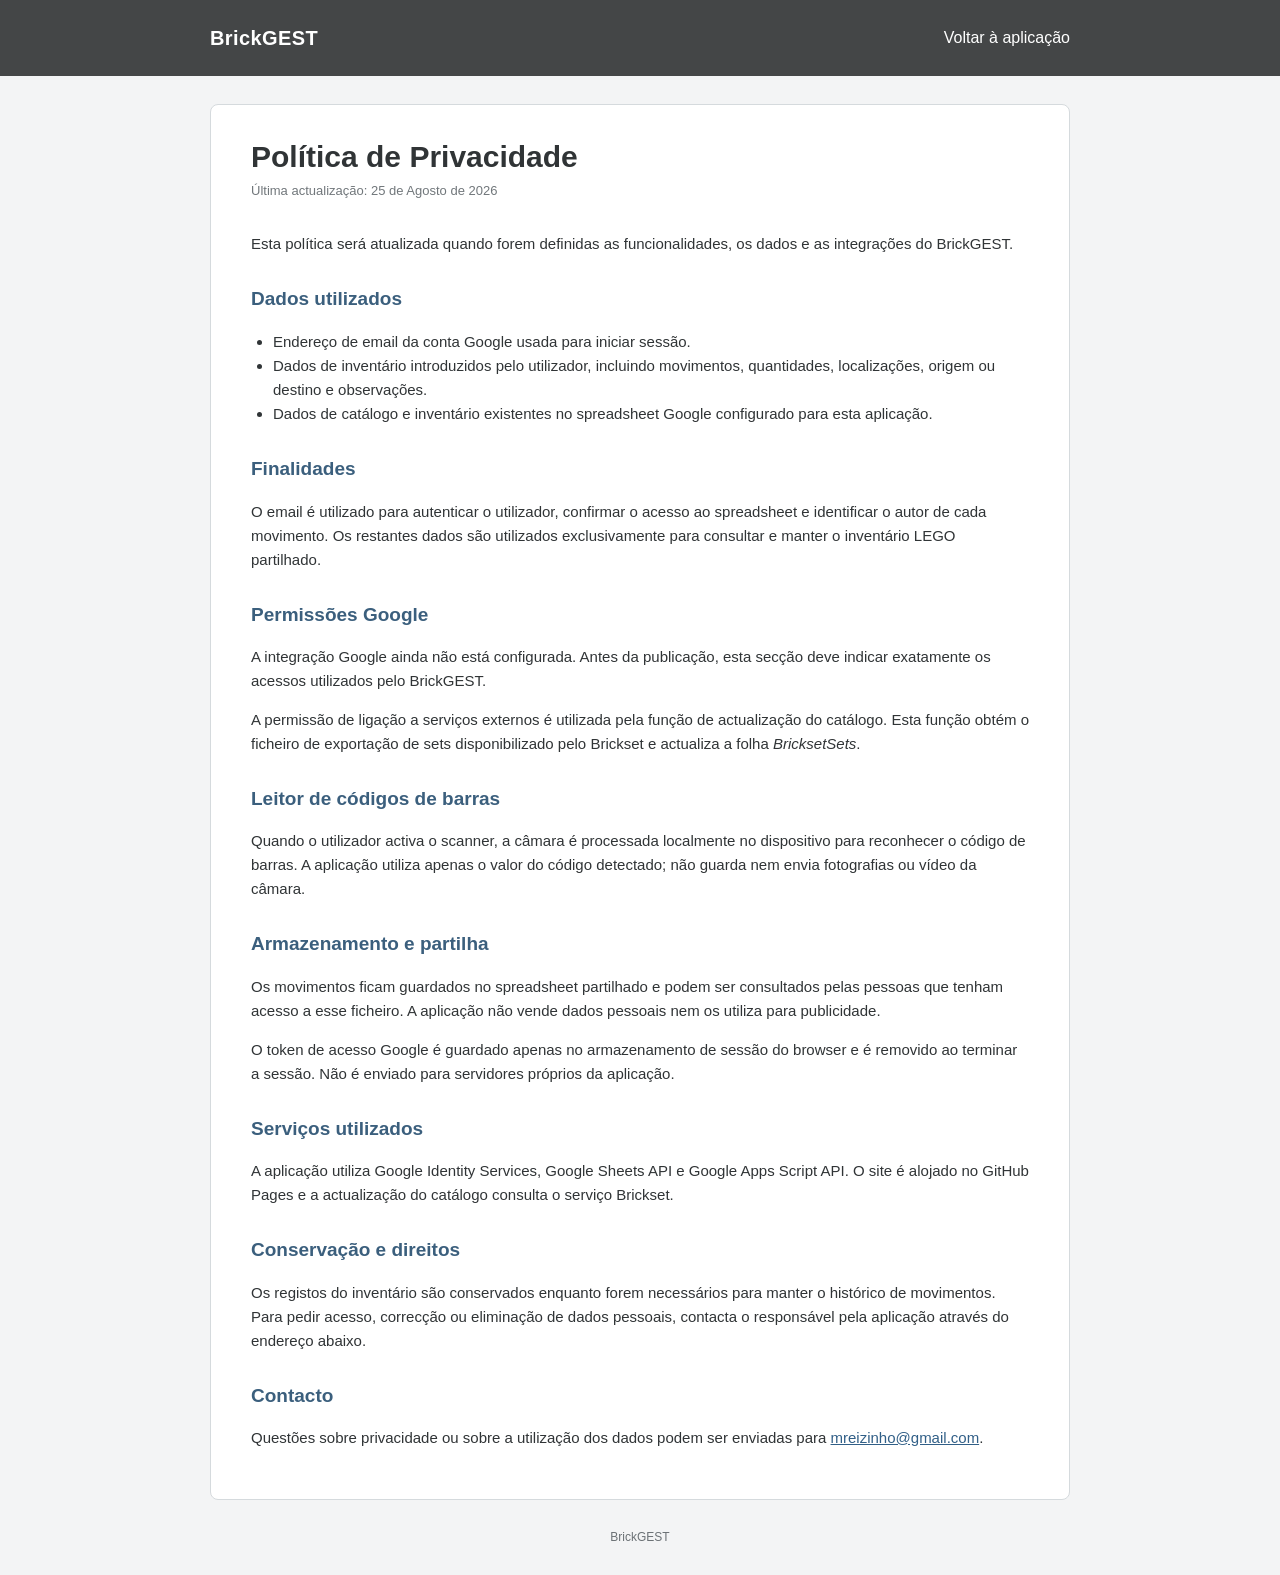
<file: privacy.html>
<!doctype html>
<html lang="pt-PT">
  <head>
    <meta charset="utf-8">
    <meta name="viewport" content="width=device-width, initial-scale=1">
    <meta name="theme-color" content="#444647">
    <title>Política de Privacidade · BrickGEST</title>
    <meta name="description" content="Política de privacidade da aplicação BrickGEST.">
    <link rel="icon" href="public/favicon.svg?v=20261008-updated" type="image/svg+xml">
    <style>
      :root{font-family:Arial,Helvetica,sans-serif;color:#303436;background:#f3f4f5}
      *{box-sizing:border-box}
      body{margin:0;line-height:1.6}
      header{background:#444647;color:#fff}
      header>div,main,footer{width:min(860px,calc(100% - 32px));margin:0 auto}
      header>div{display:flex;align-items:center;justify-content:space-between;gap:20px;min-height:76px}
      header strong{font-size:20px;letter-spacing:.4px}
      header a{color:#fff;text-decoration:none}
      main{margin-top:28px;margin-bottom:28px;padding:34px 40px;border:1px solid #d5dadd;border-radius:8px;background:#fff}
      h1{margin:0 0 6px;font-size:30px;line-height:1.2}
      .updated{margin:0 0 30px;color:#71777b;font-size:13px}
      h2{margin:28px 0 8px;color:#3b5f7d;font-size:19px}
      p,li{font-size:15px}
      ul{padding-left:22px}
      a{color:#315f87}
      footer{padding:0 0 28px;color:#6b7175;text-align:center;font-size:12px}
      @media(max-width:600px){header>div{min-height:62px}header strong{font-size:17px}main{margin-top:16px;padding:25px 20px}h1{font-size:25px}}
    </style>
  </head>
  <body>
    <header><div><strong>BrickGEST</strong><a href="./">Voltar à aplicação</a></div></header>
    <main>
      <h1>Política de Privacidade</h1>
      <p class="updated">Última actualização: 25 de Agosto de 2026</p>

      <p>Esta política será atualizada quando forem definidas as funcionalidades, os dados e as integrações do BrickGEST.</p>

      <h2>Dados utilizados</h2>
      <ul>
        <li>Endereço de email da conta Google usada para iniciar sessão.</li>
        <li>Dados de inventário introduzidos pelo utilizador, incluindo movimentos, quantidades, localizações, origem ou destino e observações.</li>
        <li>Dados de catálogo e inventário existentes no spreadsheet Google configurado para esta aplicação.</li>
      </ul>

      <h2>Finalidades</h2>
      <p>O email é utilizado para autenticar o utilizador, confirmar o acesso ao spreadsheet e identificar o autor de cada movimento. Os restantes dados são utilizados exclusivamente para consultar e manter o inventário LEGO partilhado.</p>

      <h2>Permissões Google</h2>
      <p>A integração Google ainda não está configurada. Antes da publicação, esta secção deve indicar exatamente os acessos utilizados pelo BrickGEST.</p>
      <p>A permissão de ligação a serviços externos é utilizada pela função de actualização do catálogo. Esta função obtém o ficheiro de exportação de sets disponibilizado pelo Brickset e actualiza a folha <em>BricksetSets</em>.</p>

      <h2>Leitor de códigos de barras</h2>
      <p>Quando o utilizador activa o scanner, a câmara é processada localmente no dispositivo para reconhecer o código de barras. A aplicação utiliza apenas o valor do código detectado; não guarda nem envia fotografias ou vídeo da câmara.</p>

      <h2>Armazenamento e partilha</h2>
      <p>Os movimentos ficam guardados no spreadsheet partilhado e podem ser consultados pelas pessoas que tenham acesso a esse ficheiro. A aplicação não vende dados pessoais nem os utiliza para publicidade.</p>
      <p>O token de acesso Google é guardado apenas no armazenamento de sessão do browser e é removido ao terminar a sessão. Não é enviado para servidores próprios da aplicação.</p>

      <h2>Serviços utilizados</h2>
      <p>A aplicação utiliza Google Identity Services, Google Sheets API e Google Apps Script API. O site é alojado no GitHub Pages e a actualização do catálogo consulta o serviço Brickset.</p>

      <h2>Conservação e direitos</h2>
      <p>Os registos do inventário são conservados enquanto forem necessários para manter o histórico de movimentos. Para pedir acesso, correcção ou eliminação de dados pessoais, contacta o responsável pela aplicação através do endereço abaixo.</p>

      <h2>Contacto</h2>
      <p>Questões sobre privacidade ou sobre a utilização dos dados podem ser enviadas para <a href="mailto:mreizinho@gmail.com">mreizinho@gmail.com</a>.</p>
    </main>
    <footer>BrickGEST</footer>
  </body>
</html>
</file>
